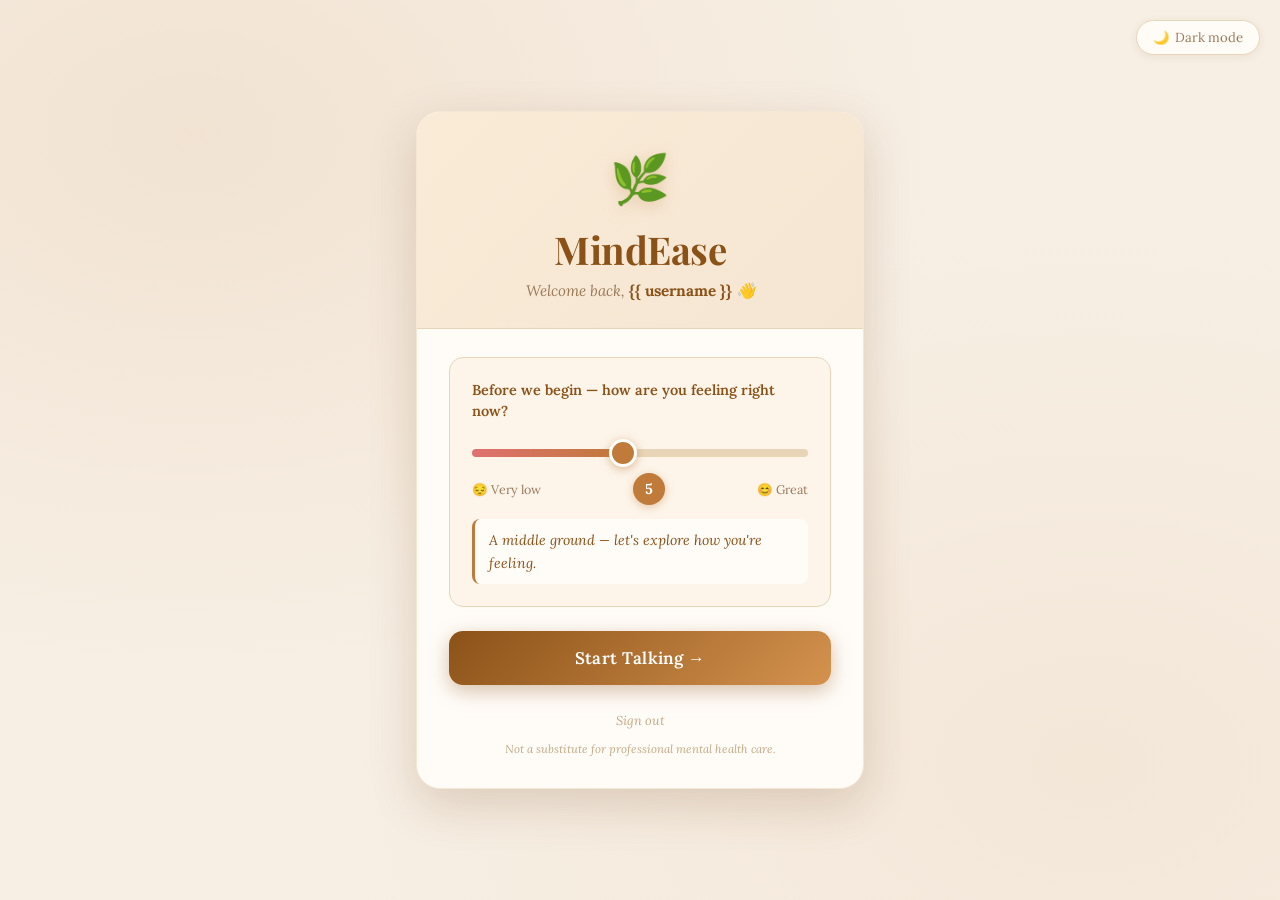
<file: templates/index.html>
<!DOCTYPE html>
<html lang="en">
<head>
    <meta charset="UTF-8">
    <meta name="viewport" content="width=device-width, initial-scale=1.0">
    <title>MindEase — Mental Health Support</title>
    <link rel="preconnect" href="https://fonts.googleapis.com">
    <link href="https://fonts.googleapis.com/css2?family=Playfair+Display:wght@600;700&family=Lora:ital,wght@0,400;0,500;0,600;1,400&display=swap" rel="stylesheet">
    <link rel="stylesheet" href="/static/style.css">
</head>
<body>

    <!-- Dark Mode Toggle -->
    <button class="theme-toggle" onclick="toggleTheme()">
        <span id="theme-icon">🌙</span>
        <span id="theme-label">Dark mode</span>
    </button>

    <!-- Mood Check-in Screen -->
    <div id="mood-screen" class="screen active">
        <div class="mood-card">
            <div class="mood-card-header">
                <span class="logo">🌿</span>
                <h1>MindEase</h1>
                <p class="tagline">Welcome back, <strong>{{ username }}</strong> 👋</p>
            </div>
            <div class="mood-card-body">
                <div class="mood-section">
                    <label>Before we begin — how are you feeling right now?</label>
                    <div class="mood-slider-wrapper">
                        <input type="range" id="mood-slider" min="1" max="10" value="5">
                        <div class="mood-labels">
                            <span>😔 Very low</span>
                            <span id="mood-value">5</span>
                            <span>😊 Great</span>
                        </div>
                    </div>
                    <p id="mood-description" class="mood-desc"></p>
                </div>

                <button id="start-btn" onclick="startChat()">Start Talking →</button>
                <div class="auth-links">
                    <a href="/logout" class="logout-link">Sign out</a>
                </div>
                <p class="disclaimer">Not a substitute for professional mental health care.</p>
            </div>
        </div>
    </div>

    <!-- Chat Screen -->
    <div id="chat-screen" class="screen">
        <div class="chat-wrapper">

            <header class="chat-header">
                <div class="header-left">
                    <span class="header-logo">🌿</span>
                    <div>
                        <h2>MindEase</h2>
                        <span class="status">● Online</span>
                    </div>
                </div>
                <div class="header-right">
                    <span id="mood-badge"></span>
                    <button class="icon-btn" onclick="showMoodChart()" title="Mood History">📊 Mood</button>
                    <a href="/resources" class="icon-btn" title="Resources">📚 Help</a>
                    <button class="icon-btn" onclick="clearHistory()" title="Clear chat">🗑</button>
                    <button class="icon-btn" onclick="goBack()" title="Back">✕</button>
                </div>
            </header>

            <div id="chat-box">
                <div class="bot-message message">
                    <span class="msg-label">MindEase</span>
                    <p id="greeting-text"></p>
                </div>
            </div>

            <!-- Mood Chart Modal -->
            <div id="mood-chart-modal" class="modal-overlay hidden">
                <div class="modal-box">
                    <div class="modal-header">
                        <h3>Your Mood History</h3>
                        <button class="modal-close-btn" onclick="closeMoodChart()">✕</button>
                    </div>
                    <canvas id="mood-canvas" width="380" height="220"></canvas>
                    <p id="mood-chart-empty" class="chart-empty hidden">No mood data yet. Come back after a few sessions!</p>
                </div>
            </div>

            <!-- Crisis Banner -->
            <div id="crisis-banner" class="crisis-banner hidden">
                <strong>🆘 If you're in crisis, please call:</strong>
                Nigeria: <a href="tel:08006368259">0800-MENTALLY</a> &nbsp;|&nbsp;
                International: <a href="https://befrienders.org" target="_blank">befrienders.org</a>
            </div>

            <div class="input-area">
                <input type="text" id="message" placeholder="Share how you're feeling..."
                       onkeydown="if(event.key==='Enter') sendMessage()">
                <button id="send-btn" onclick="sendMessage()">
                    <svg width="20" height="20" viewBox="0 0 24 24" fill="none" stroke="currentColor" stroke-width="2">
                        <line x1="22" y1="2" x2="11" y2="13"></line>
                        <polygon points="22 2 15 22 11 13 2 9 22 2"></polygon>
                    </svg>
                </button>
            </div>

        </div>
    </div>

    <script>
        let userMood = 5;

        const moodDescriptions = {
            1: "That sounds really tough. I'm glad you're here. 💙",
            2: "I hear you — it's okay to not be okay.",
            3: "Some days are harder than others. Let's talk.",
            4: "I'm here to listen whenever you're ready.",
            5: "A middle ground — let's explore how you're feeling.",
            6: "Not bad! What's been on your mind?",
            7: "Sounds like a decent day. How can I help?",
            8: "Really glad to hear that! What's going well?",
            9: "That's wonderful! Tell me more.",
            10: "Amazing! I love to hear it. 🌟"
        };

        const greetingsByMood = {
            low: "I can see today hasn't been easy. I'm really glad you reached out — you don't have to carry this alone. What's been going on?",
            mid: "Thanks for being here. This is a safe space — feel free to share whatever's on your mind.",
            high: "It's great that you're feeling well! I'm here if you ever need to talk through anything."
        };

        // ── Dark Mode ──────────────────────────────────────────
        function toggleTheme() {
            const isDark = document.body.getAttribute("data-theme") === "dark";
            document.body.setAttribute("data-theme", isDark ? "light" : "dark");
            document.getElementById("theme-icon").textContent = isDark ? "🌙" : "☀️";
            document.getElementById("theme-label").textContent = isDark ? "Dark mode" : "Light mode";
            localStorage.setItem("mindease_theme", isDark ? "light" : "dark");
        }

        // Load saved theme
        const savedTheme = localStorage.getItem("mindease_theme");
        if (savedTheme === "dark") {
            document.body.setAttribute("data-theme", "dark");
            document.getElementById("theme-icon").textContent = "☀️";
            document.getElementById("theme-label").textContent = "Light mode";
        }

        // ── Mood Slider ────────────────────────────────────────
        const slider = document.getElementById("mood-slider");
        const moodValueEl = document.getElementById("mood-value");
        const moodDescEl = document.getElementById("mood-description");

        slider.addEventListener("input", () => {
            userMood = parseInt(slider.value);
            moodValueEl.textContent = userMood;
            moodDescEl.textContent = moodDescriptions[userMood];
            updateSliderColor(userMood);
        });

        function updateSliderColor(val) {
            const pct = ((val - 1) / 9) * 100;
            slider.style.background = `linear-gradient(to right, var(--mood-low) 0%, var(--accent) ${pct}%, var(--border) ${pct}%)`;
        }

        moodDescEl.textContent = moodDescriptions[5];
        updateSliderColor(5);

        // ── Screen Navigation ──────────────────────────────────
        async function startChat() {
            document.getElementById("mood-screen").classList.remove("active");
            document.getElementById("chat-screen").classList.add("active");

            const moodEmoji = userMood <= 3 ? "😔" : userMood <= 6 ? "😐" : "😊";
            document.getElementById("mood-badge").textContent = `Mood: ${moodEmoji} ${userMood}/10`;

            await fetch("/mood", {
                method: "POST",
                headers: { "Content-Type": "application/json" },
                body: JSON.stringify({
                    score: userMood,
                    date: new Date().toLocaleDateString("en-GB", { day: "numeric", month: "short" }),
                    timestamp: Date.now()
                })
            });

            const greetingKey = userMood <= 3 ? "low" : userMood <= 6 ? "mid" : "high";
            document.getElementById("greeting-text").textContent = greetingsByMood[greetingKey];

            loadChatHistory();
        }

        async function loadChatHistory() {
            const chatBox = document.getElementById("chat-box");
            try {
                const res = await fetch("/chat-history");
                const data = await res.json();
                if (data.history && data.history.length > 0) {
                    chatBox.innerHTML = "";
                    data.history.forEach(msg => {
                        if (msg.role === "user") {
                            chatBox.innerHTML += buildUserMessage(msg.content);
                        } else {
                            chatBox.innerHTML += buildBotMessage(msg.content);
                        }
                    });
                    chatBox.scrollTop = chatBox.scrollHeight;
                }
            } catch (err) {
                console.log("Could not load history:", err);
            }
        }

        function goBack() {
            document.getElementById("chat-screen").classList.remove("active");
            document.getElementById("mood-screen").classList.add("active");
        }

        async function clearHistory() {
            if (confirm("Clear all chat history?")) {
                await fetch("/clear-history", { method: "POST" });
                const chatBox = document.getElementById("chat-box");
                chatBox.innerHTML = `<div class="bot-message message"><span class="msg-label">MindEase</span><p>${document.getElementById("greeting-text").textContent}</p></div>`;
                document.getElementById("crisis-banner").classList.add("hidden");
            }
        }

        // ── Message Rendering ──────────────────────────────────
        function buildUserMessage(text) {
            return `<div class="user-message message"><span class="msg-label">You</span><p>${escapeHtml(text)}</p></div>`;
        }

        function buildBotMessage(text) {
            return `<div class="bot-message message"><span class="msg-label">MindEase</span><p>${escapeHtml(text)}</p></div>`;
        }

        function escapeHtml(text) {
            return text.replace(/&/g, "&amp;").replace(/</g, "&lt;").replace(/>/g, "&gt;");
        }

        function showTyping() {
            const chatBox = document.getElementById("chat-box");
            chatBox.innerHTML += `<div class="bot-message message typing" id="typing-indicator">
                <span></span><span></span><span></span>
            </div>`;
            chatBox.scrollTop = chatBox.scrollHeight;
        }

        function removeTyping() {
            const el = document.getElementById("typing-indicator");
            if (el) el.remove();
        }

        // ── Send Message ───────────────────────────────────────
        async function sendMessage() {
            const input = document.getElementById("message");
            const message = input.value.trim();
            if (!message) return;

            const chatBox = document.getElementById("chat-box");
            const sendBtn = document.getElementById("send-btn");

            chatBox.innerHTML += buildUserMessage(message);
            input.value = "";
            sendBtn.disabled = true;
            chatBox.scrollTop = chatBox.scrollHeight;
            showTyping();

            try {
                const response = await fetch("/chat", {
                    method: "POST",
                    headers: { "Content-Type": "application/json" },
                    body: JSON.stringify({ message: message, mood: userMood })
                });

                const data = await response.json();
                removeTyping();
                chatBox.innerHTML += buildBotMessage(data.response);
                chatBox.scrollTop = chatBox.scrollHeight;

                if (data.crisis) {
                    document.getElementById("crisis-banner").classList.remove("hidden");
                }

            } catch (err) {
                removeTyping();
                chatBox.innerHTML += buildBotMessage("Something went wrong. Please try again.");
                chatBox.scrollTop = chatBox.scrollHeight;
            }

            sendBtn.disabled = false;
            input.focus();
        }

        // ── Mood Chart ─────────────────────────────────────────
        function showMoodChart() {
            document.getElementById("mood-chart-modal").classList.remove("hidden");
            drawMoodChart();
        }

        function closeMoodChart() {
            document.getElementById("mood-chart-modal").classList.add("hidden");
        }

        async function drawMoodChart() {
            const canvas = document.getElementById("mood-canvas");
            const empty = document.getElementById("mood-chart-empty");

            const res = await fetch("/mood");
            const data = await res.json();
            const history = data.history;

            if (!history || history.length < 2) {
                canvas.classList.add("hidden");
                empty.classList.remove("hidden");
                return;
            }

            canvas.classList.remove("hidden");
            empty.classList.add("hidden");

            const ctx = canvas.getContext("2d");
            const W = canvas.width;
            const H = canvas.height;
            const pad = { top: 20, right: 20, bottom: 40, left: 36 };
            const chartW = W - pad.left - pad.right;
            const chartH = H - pad.top - pad.bottom;

            ctx.clearRect(0, 0, W, H);

            ctx.strokeStyle = "#f5ead8";
            ctx.lineWidth = 1;
            for (let i = 0; i <= 5; i++) {
                const y = pad.top + (chartH / 5) * i;
                ctx.beginPath();
                ctx.moveTo(pad.left, y);
                ctx.lineTo(W - pad.right, y);
                ctx.stroke();
            }

            ctx.fillStyle = "#9a7a5a";
            ctx.font = "11px Lora, serif";
            ctx.textAlign = "right";
            for (let i = 0; i <= 5; i++) {
                const val = 10 - i * 2;
                const y = pad.top + (chartH / 5) * i;
                ctx.fillText(val, pad.left - 6, y + 4);
            }

            const stepX = chartW / (history.length - 1);
            const getY = score => pad.top + chartH - ((score - 1) / 9) * chartH;

            const gradient = ctx.createLinearGradient(0, pad.top, 0, pad.top + chartH);
            gradient.addColorStop(0, "rgba(192,122,58,0.3)");
            gradient.addColorStop(1, "rgba(192,122,58,0.02)");

            ctx.beginPath();
            ctx.moveTo(pad.left, getY(history[0].score));
            history.forEach((entry, i) => ctx.lineTo(pad.left + i * stepX, getY(entry.score)));
            ctx.lineTo(pad.left + (history.length - 1) * stepX, pad.top + chartH);
            ctx.lineTo(pad.left, pad.top + chartH);
            ctx.closePath();
            ctx.fillStyle = gradient;
            ctx.fill();

            ctx.beginPath();
            ctx.moveTo(pad.left, getY(history[0].score));
            history.forEach((entry, i) => ctx.lineTo(pad.left + i * stepX, getY(entry.score)));
            ctx.strokeStyle = "#c07a3a";
            ctx.lineWidth = 2.5;
            ctx.lineJoin = "round";
            ctx.stroke();

            history.forEach((entry, i) => {
                const x = pad.left + i * stepX;
                const y = getY(entry.score);
                ctx.beginPath();
                ctx.arc(x, y, 5, 0, Math.PI * 2);
                ctx.fillStyle = "#c07a3a";
                ctx.fill();
                ctx.strokeStyle = "white";
                ctx.lineWidth = 2;
                ctx.stroke();
            });

            ctx.fillStyle = "#9a7a5a";
            ctx.font = "10px Lora, serif";
            ctx.textAlign = "center";
            history.forEach((entry, i) => {
                ctx.fillText(entry.date, pad.left + i * stepX, H - 8);
            });
        }
    </script>
</body>
</html>
</file>
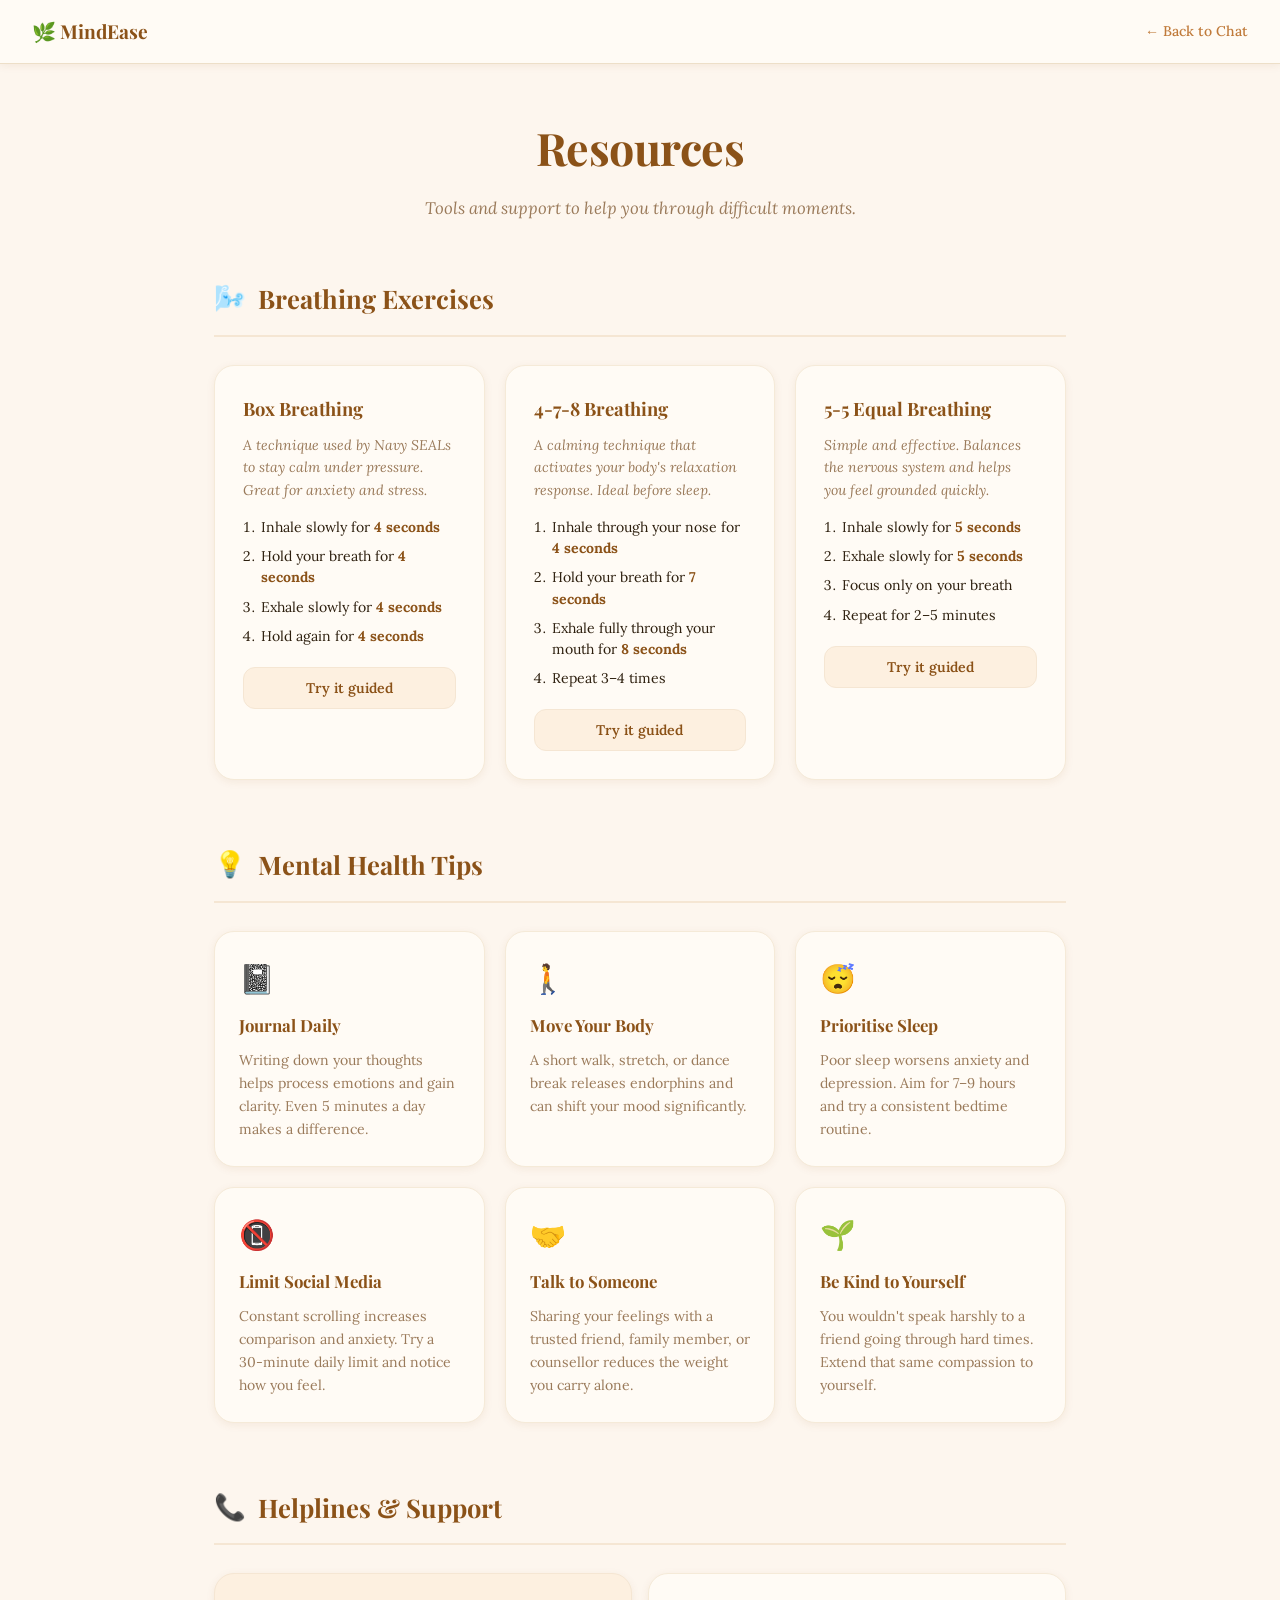
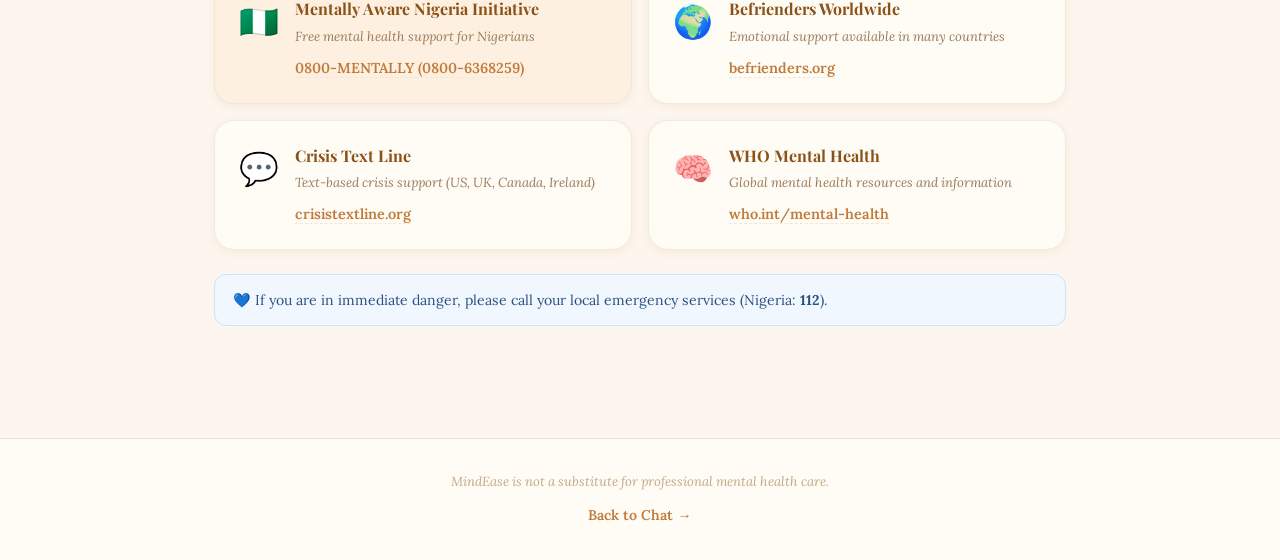
<file: templates/resources.html>
<!DOCTYPE html>
<html lang="en">
<head>
    <meta charset="UTF-8">
    <meta name="viewport" content="width=device-width, initial-scale=1.0">
    <title>MindEase — Resources</title>
    <link rel="preconnect" href="https://fonts.googleapis.com">
    <link href="https://fonts.googleapis.com/css2?family=Playfair+Display:wght@600;700&family=Lora:ital,wght@0,400;0,500;0,600;1,400&display=swap" rel="stylesheet">
    <link rel="stylesheet" href="/static/resources.css">
</head>
<body>

    <nav class="navbar">
        <a href="/" class="nav-logo">🌿 MindEase</a>
        <a href="/" class="nav-link">← Back to Chat</a>
    </nav>

    <main class="container">

        <div class="page-header">
            <h1>Resources</h1>
            <p>Tools and support to help you through difficult moments.</p>
        </div>

        <!-- Breathing Exercises -->
        <section class="section">
            <div class="section-title">
                <span class="section-icon">🌬️</span>
                <h2>Breathing Exercises</h2>
            </div>

            <div class="cards-grid">

                <div class="card">
                    <h3>Box Breathing</h3>
                    <p class="card-desc">A technique used by Navy SEALs to stay calm under pressure. Great for anxiety and stress.</p>
                    <ol class="steps">
                        <li>Inhale slowly for <strong>4 seconds</strong></li>
                        <li>Hold your breath for <strong>4 seconds</strong></li>
                        <li>Exhale slowly for <strong>4 seconds</strong></li>
                        <li>Hold again for <strong>4 seconds</strong></li>
                    </ol>
                    <button class="btn-guide" onclick="startBreathing('box')">Try it guided</button>
                </div>

                <div class="card">
                    <h3>4-7-8 Breathing</h3>
                    <p class="card-desc">A calming technique that activates your body's relaxation response. Ideal before sleep.</p>
                    <ol class="steps">
                        <li>Inhale through your nose for <strong>4 seconds</strong></li>
                        <li>Hold your breath for <strong>7 seconds</strong></li>
                        <li>Exhale fully through your mouth for <strong>8 seconds</strong></li>
                        <li>Repeat 3–4 times</li>
                    </ol>
                    <button class="btn-guide" onclick="startBreathing('478')">Try it guided</button>
                </div>

                <div class="card">
                    <h3>5-5 Equal Breathing</h3>
                    <p class="card-desc">Simple and effective. Balances the nervous system and helps you feel grounded quickly.</p>
                    <ol class="steps">
                        <li>Inhale slowly for <strong>5 seconds</strong></li>
                        <li>Exhale slowly for <strong>5 seconds</strong></li>
                        <li>Focus only on your breath</li>
                        <li>Repeat for 2–5 minutes</li>
                    </ol>
                    <button class="btn-guide" onclick="startBreathing('55')">Try it guided</button>
                </div>

            </div>
        </section>

        <!-- Breathing Guide Modal -->
        <div id="breathing-modal" class="modal hidden">
            <div class="modal-content">
                <button class="modal-close" onclick="closeBreathing()">✕</button>
                <div class="breath-circle-wrapper">
                    <div id="breath-circle" class="breath-circle"></div>
                    <p id="breath-instruction" class="breath-instruction">Get ready...</p>
                    <p id="breath-count" class="breath-count"></p>
                </div>
                <p id="breath-label" class="breath-label"></p>
                <button class="btn-stop" onclick="closeBreathing()">Stop</button>
            </div>
        </div>

        <!-- Mental Health Tips -->
        <section class="section">
            <div class="section-title">
                <span class="section-icon">💡</span>
                <h2>Mental Health Tips</h2>
            </div>

            <div class="cards-grid">

                <div class="tip-card">
                    <div class="tip-icon">📓</div>
                    <h3>Journal Daily</h3>
                    <p>Writing down your thoughts helps process emotions and gain clarity. Even 5 minutes a day makes a difference.</p>
                </div>

                <div class="tip-card">
                    <div class="tip-icon">🚶</div>
                    <h3>Move Your Body</h3>
                    <p>A short walk, stretch, or dance break releases endorphins and can shift your mood significantly.</p>
                </div>

                <div class="tip-card">
                    <div class="tip-icon">😴</div>
                    <h3>Prioritise Sleep</h3>
                    <p>Poor sleep worsens anxiety and depression. Aim for 7–9 hours and try a consistent bedtime routine.</p>
                </div>

                <div class="tip-card">
                    <div class="tip-icon">📵</div>
                    <h3>Limit Social Media</h3>
                    <p>Constant scrolling increases comparison and anxiety. Try a 30-minute daily limit and notice how you feel.</p>
                </div>

                <div class="tip-card">
                    <div class="tip-icon">🤝</div>
                    <h3>Talk to Someone</h3>
                    <p>Sharing your feelings with a trusted friend, family member, or counsellor reduces the weight you carry alone.</p>
                </div>

                <div class="tip-card">
                    <div class="tip-icon">🌱</div>
                    <h3>Be Kind to Yourself</h3>
                    <p>You wouldn't speak harshly to a friend going through hard times. Extend that same compassion to yourself.</p>
                </div>

            </div>
        </section>

        <!-- Helplines -->
        <section class="section">
            <div class="section-title">
                <span class="section-icon">📞</span>
                <h2>Helplines & Support</h2>
            </div>

            <div class="helplines-grid">

                <div class="helpline-card nigeria">
                    <div class="helpline-flag">🇳🇬</div>
                    <div class="helpline-info">
                        <h3>Mentally Aware Nigeria Initiative</h3>
                        <p>Free mental health support for Nigerians</p>
                        <a href="tel:08006368259" class="helpline-number">0800-MENTALLY (0800-6368259)</a>
                    </div>
                </div>

                <div class="helpline-card">
                    <div class="helpline-flag">🌍</div>
                    <div class="helpline-info">
                        <h3>Befrienders Worldwide</h3>
                        <p>Emotional support available in many countries</p>
                        <a href="https://www.befrienders.org" target="_blank" class="helpline-number">befrienders.org</a>
                    </div>
                </div>

                <div class="helpline-card">
                    <div class="helpline-flag">💬</div>
                    <div class="helpline-info">
                        <h3>Crisis Text Line</h3>
                        <p>Text-based crisis support (US, UK, Canada, Ireland)</p>
                        <a href="https://www.crisistextline.org" target="_blank" class="helpline-number">crisistextline.org</a>
                    </div>
                </div>

                <div class="helpline-card">
                    <div class="helpline-flag">🧠</div>
                    <div class="helpline-info">
                        <h3>WHO Mental Health</h3>
                        <p>Global mental health resources and information</p>
                        <a href="https://www.who.int/health-topics/mental-health" target="_blank" class="helpline-number">who.int/mental-health</a>
                    </div>
                </div>

            </div>

            <p class="helpline-note">
                💙 If you are in immediate danger, please call your local emergency services (Nigeria: <strong>112</strong>).
            </p>
        </section>

    </main>

    <footer class="footer">
        <p>MindEase is not a substitute for professional mental health care.</p>
        <a href="/">Back to Chat →</a>
    </footer>

    <script>
        // ── Breathing Guide ────────────────────────────────────
        const exercises = {
            box:  { name: "Box Breathing",     steps: [["Inhale", 4], ["Hold", 4], ["Exhale", 4], ["Hold", 4]] },
            "478": { name: "4-7-8 Breathing",  steps: [["Inhale", 4], ["Hold", 7], ["Exhale", 8]] },
            "55":  { name: "Equal Breathing",  steps: [["Inhale", 5], ["Exhale", 5]] }
        };

        let breathInterval = null;
        let breathTimeout = null;

        function startBreathing(type) {
            const ex = exercises[type];
            document.getElementById("breath-label").textContent = ex.name;
            document.getElementById("breathing-modal").classList.remove("hidden");
            runBreathingCycle(ex.steps, 0);
        }

        function runBreathingCycle(steps, stepIndex) {
            const [instruction, duration] = steps[stepIndex];
            const circle = document.getElementById("breath-circle");
            const instrEl = document.getElementById("breath-instruction");
            const countEl = document.getElementById("breath-count");

            instrEl.textContent = instruction;
            circle.className = "breath-circle " + instruction.toLowerCase().replace(" ", "-");

            let count = duration;
            countEl.textContent = count;

            breathInterval = setInterval(() => {
                count--;
                countEl.textContent = count;
                if (count <= 0) {
                    clearInterval(breathInterval);
                    const nextStep = (stepIndex + 1) % steps.length;
                    breathTimeout = setTimeout(() => runBreathingCycle(steps, nextStep), 300);
                }
            }, 1000);
        }

        function closeBreathing() {
            clearInterval(breathInterval);
            clearTimeout(breathTimeout);
            document.getElementById("breathing-modal").classList.add("hidden");
            document.getElementById("breath-circle").className = "breath-circle";
            document.getElementById("breath-instruction").textContent = "Get ready...";
            document.getElementById("breath-count").textContent = "";
        }
    </script>

</body>
</html>
</file>
<file: static/style.css>
/* ── Variables ─────────────────────────────────────── */
:root {
    --bg: #f7efe4;
    --bg2: #f0e4d4;
    --surface: #fffcf8;
    --surface2: #fdf5ea;
    --surface3: #faebd7;
    --accent: #c07a3a;
    --accent2: #d4924e;
    --accent-light: #f5e6d3;
    --accent-lighter: #fdf0e0;
    --accent-dark: #8b5218;
    --accent-glow: rgba(192, 122, 58, 0.2);
    --text: #2d1f0e;
    --text2: #6b4c2a;
    --text-muted: #9a7a5a;
    --text-light: #c4a882;
    --border: #e8d5b8;
    --border-light: #f2e8d5;
    --user-bubble: #c07a3a;
    --user-text: #fff8f0;
    --bot-bubble: #fef8f0;
    --bot-text: #2d1f0e;
    --crisis-bg: #fff5f5;
    --crisis: #c0392b;
    --shadow-sm: 0 2px 8px rgba(100,50,10,0.08);
    --shadow: 0 8px 32px rgba(100,50,10,0.13);
    --shadow-lg: 0 16px 48px rgba(100,50,10,0.18);
    --radius: 24px;
    --radius-sm: 14px;
    --radius-xs: 8px;
    --mood-low: #e07070;
    --mood-high: #c07a3a;
}

[data-theme="dark"] {
    --bg: #1a1108;
    --bg2: #221608;
    --surface: #2a1c0c;
    --surface2: #321e0a;
    --surface3: #3a2510;
    --accent: #d4924e;
    --accent2: #e8a86a;
    --accent-light: #3a2510;
    --accent-lighter: #2e1c08;
    --accent-dark: #f0c080;
    --accent-glow: rgba(212,146,78,0.25);
    --text: #f5e8d0;
    --text2: #d4a870;
    --text-muted: #a07840;
    --text-light: #6a4c28;
    --border: #3a2a18;
    --border-light: #2e2010;
    --user-bubble: #c07a3a;
    --user-text: #fff8f0;
    --bot-bubble: #2e1c0a;
    --bot-text: #f0e0c0;
    --crisis-bg: #2a1010;
    --crisis: #e07060;
    --shadow-sm: 0 2px 8px rgba(0,0,0,0.3);
    --shadow: 0 8px 32px rgba(0,0,0,0.4);
    --shadow-lg: 0 16px 48px rgba(0,0,0,0.5);
}

/* ── Reset ─────────────────────────────────────────── */
*, *::before, *::after { box-sizing: border-box; margin: 0; padding: 0; }

body {
    font-family: 'Lora', Georgia, serif;
    background-color: var(--bg);
    background-image:
        radial-gradient(ellipse at 15% 15%, rgba(192,122,58,0.1) 0%, transparent 50%),
        radial-gradient(ellipse at 85% 85%, rgba(192,122,58,0.07) 0%, transparent 50%);
    min-height: 100vh;
    display: flex;
    align-items: center;
    justify-content: center;
    color: var(--text);
    transition: background-color 0.3s, color 0.3s;
}

/* ── Dark Mode Toggle ──────────────────────────────── */
.theme-toggle {
    position: fixed;
    top: 20px;
    right: 20px;
    z-index: 999;
    background: var(--surface);
    border: 1px solid var(--border);
    border-radius: 50px;
    padding: 8px 16px;
    cursor: pointer;
    font-family: 'Lora', serif;
    font-size: 0.82rem;
    color: var(--text-muted);
    box-shadow: var(--shadow-sm);
    transition: all 0.2s;
    display: flex;
    align-items: center;
    gap: 6px;
}

.theme-toggle:hover {
    background: var(--accent-light);
    color: var(--accent-dark);
    border-color: var(--accent);
}

/* ── Screens ───────────────────────────────────────── */
.screen {
    display: none;
    width: 100%;
    max-width: 480px;
    padding: 16px;
    animation: fadeUp 0.5s cubic-bezier(0.16, 1, 0.3, 1);
}

.screen.active { display: block; }

@keyframes fadeUp {
    from { opacity: 0; transform: translateY(24px); }
    to   { opacity: 1; transform: translateY(0); }
}

/* ── Mood Card ─────────────────────────────────────── */
.mood-card {
    background: var(--surface);
    border-radius: var(--radius);
    padding: 0;
    box-shadow: var(--shadow-lg);
    border: 1px solid var(--border-light);
    overflow: hidden;
}

.mood-card-header {
    background: linear-gradient(135deg, var(--surface3), var(--accent-light));
    padding: 36px 36px 28px;
    border-bottom: 1px solid var(--border);
    text-align: center;
    position: relative;
}

.mood-card-header::after {
    content: '';
    position: absolute;
    bottom: 0; left: 10%; right: 10%;
    height: 1px;
    background: linear-gradient(90deg, transparent, var(--accent-light), transparent);
}

.logo {
    font-size: 3rem;
    display: block;
    margin-bottom: 14px;
    filter: drop-shadow(0 4px 8px rgba(192,122,58,0.3));
    animation: float 3s ease-in-out infinite;
}

@keyframes float {
    0%, 100% { transform: translateY(0) rotate(-2deg); }
    50%       { transform: translateY(-8px) rotate(2deg); }
}

.mood-card h1 {
    font-family: 'Playfair Display', Georgia, serif;
    font-size: 2.4rem;
    font-weight: 700;
    color: var(--accent-dark);
    margin-bottom: 6px;
    letter-spacing: -0.5px;
}

.tagline {
    color: var(--text-muted);
    font-size: 0.95rem;
    font-style: italic;
}

.tagline strong { color: var(--accent-dark); font-style: normal; }

.mood-card-body { padding: 28px 32px 32px; }

/* ── Mood Section ──────────────────────────────────── */
.mood-section {
    background: var(--surface2);
    border-radius: var(--radius-sm);
    padding: 22px;
    margin-bottom: 24px;
    border: 1px solid var(--border);
}

.mood-section label {
    display: block;
    font-weight: 600;
    font-size: 0.9rem;
    color: var(--accent-dark);
    margin-bottom: 18px;
    line-height: 1.5;
}

#mood-slider {
    -webkit-appearance: none;
    appearance: none;
    width: 100%;
    height: 8px;
    border-radius: 4px;
    outline: none;
    cursor: pointer;
    transition: all 0.2s;
    margin-bottom: 2px;
}

#mood-slider::-webkit-slider-thumb {
    -webkit-appearance: none;
    appearance: none;
    width: 28px;
    height: 28px;
    border-radius: 50%;
    background: var(--accent);
    border: 3px solid white;
    box-shadow: 0 2px 10px rgba(192,122,58,0.5);
    cursor: pointer;
    transition: transform 0.15s, box-shadow 0.15s;
}

#mood-slider::-webkit-slider-thumb:hover {
    transform: scale(1.2);
    box-shadow: 0 4px 18px rgba(192,122,58,0.6);
}

.mood-labels {
    display: flex;
    justify-content: space-between;
    align-items: center;
    margin-top: 12px;
    font-size: 0.78rem;
    color: var(--text-muted);
}

#mood-value {
    background: var(--accent);
    color: white;
    width: 32px;
    height: 32px;
    border-radius: 50%;
    display: flex;
    align-items: center;
    justify-content: center;
    font-weight: 700;
    font-size: 0.9rem;
    box-shadow: 0 2px 8px rgba(192,122,58,0.4);
}

.mood-desc {
    font-size: 0.88rem;
    color: var(--accent-dark);
    font-style: italic;
    min-height: 1.4em;
    margin-top: 14px;
    padding: 10px 14px;
    background: var(--surface);
    border-radius: var(--radius-xs);
    border-left: 3px solid var(--accent);
    line-height: 1.6;
    transition: opacity 0.2s;
}

/* ── Start Button ──────────────────────────────────── */
#start-btn {
    width: 100%;
    padding: 16px;
    background: linear-gradient(135deg, var(--accent-dark), var(--accent2));
    color: white;
    border: none;
    border-radius: var(--radius-sm);
    font-family: 'Lora', serif;
    font-size: 1.05rem;
    font-weight: 600;
    cursor: pointer;
    transition: all 0.25s;
    margin-bottom: 14px;
    box-shadow: 0 6px 20px rgba(139,82,24,0.35);
    letter-spacing: 0.3px;
    position: relative;
    overflow: hidden;
}

#start-btn::before {
    content: '';
    position: absolute;
    top: 0; left: -100%;
    width: 100%; height: 100%;
    background: linear-gradient(90deg, transparent, rgba(255,255,255,0.15), transparent);
    transition: left 0.5s;
}

#start-btn:hover::before { left: 100%; }
#start-btn:hover { transform: translateY(-2px); box-shadow: 0 10px 28px rgba(139,82,24,0.45); }
#start-btn:active { transform: translateY(0); }

.auth-links { text-align: center; }

.logout-link {
    font-size: 0.8rem;
    color: var(--text-light);
    text-decoration: none;
    font-style: italic;
    transition: color 0.2s;
}

.logout-link:hover { color: var(--accent-dark); }

.disclaimer {
    font-size: 0.72rem;
    color: var(--text-light);
    text-align: center;
    font-style: italic;
    margin-top: 12px;
}

/* ── Chat Wrapper ──────────────────────────────────── */
.chat-wrapper {
    background: var(--surface);
    border-radius: var(--radius);
    box-shadow: var(--shadow-lg);
    border: 1px solid var(--border-light);
    display: flex;
    flex-direction: column;
    height: 660px;
    overflow: hidden;
}

/* ── Chat Header ───────────────────────────────────── */
.chat-header {
    padding: 16px 18px;
    border-bottom: 1px solid var(--border);
    display: flex;
    align-items: center;
    justify-content: space-between;
    background: linear-gradient(135deg, var(--surface3), var(--accent-lighter));
    flex-shrink: 0;
}

.header-left {
    display: flex;
    align-items: center;
    gap: 12px;
}

.header-logo {
    font-size: 1.8rem;
    filter: drop-shadow(0 2px 4px rgba(192,122,58,0.3));
}

.chat-header h2 {
    font-family: 'Playfair Display', Georgia, serif;
    font-size: 1.1rem;
    color: var(--accent-dark);
    line-height: 1.2;
    font-weight: 700;
}

.status {
    font-size: 0.68rem;
    color: #5abf5a;
    font-weight: 600;
    letter-spacing: 0.3px;
}

.header-right {
    display: flex;
    align-items: center;
    gap: 6px;
    flex-wrap: wrap;
    justify-content: flex-end;
}

#mood-badge {
    font-size: 0.72rem;
    background: var(--surface);
    color: var(--accent-dark);
    padding: 5px 12px;
    border-radius: 20px;
    font-weight: 600;
    border: 1px solid var(--border);
    box-shadow: var(--shadow-sm);
    white-space: nowrap;
}

.icon-btn {
    background: var(--surface);
    border: 1px solid var(--border);
    cursor: pointer;
    font-size: 0.8rem;
    padding: 6px 10px;
    border-radius: var(--radius-xs);
    color: var(--text-muted);
    transition: all 0.15s;
    box-shadow: var(--shadow-sm);
    font-family: 'Lora', serif;
    display: flex;
    align-items: center;
    gap: 4px;
    white-space: nowrap;
    text-decoration: none;
}

.icon-btn:hover {
    background: var(--accent-light);
    border-color: var(--accent);
    color: var(--accent-dark);
    transform: translateY(-1px);
    box-shadow: var(--shadow);
}

/* ── Chat Box ──────────────────────────────────────── */
#chat-box {
    flex: 1;
    overflow-y: auto;
    padding: 20px 16px;
    display: flex;
    flex-direction: column;
    gap: 12px;
    scroll-behavior: smooth;
    background: var(--bg);
}

#chat-box::-webkit-scrollbar { width: 4px; }
#chat-box::-webkit-scrollbar-track { background: transparent; }
#chat-box::-webkit-scrollbar-thumb { background: var(--border); border-radius: 2px; }

/* ── Messages ──────────────────────────────────────── */
.message {
    max-width: 80%;
    animation: msgIn 0.3s cubic-bezier(0.16, 1, 0.3, 1);
    display: flex;
    flex-direction: column;
    gap: 4px;
}

@keyframes msgIn {
    from { opacity: 0; transform: translateY(10px) scale(0.97); }
    to   { opacity: 1; transform: translateY(0) scale(1); }
}

.bot-message { align-self: flex-start; }
.user-message { align-self: flex-end; }

.msg-label {
    font-size: 0.68rem;
    color: var(--text-light);
    font-style: italic;
    padding: 0 4px;
}

.bot-message .msg-label { text-align: left; }
.user-message .msg-label { text-align: right; }

.bot-message p {
    background: var(--bot-bubble);
    color: var(--bot-text);
    padding: 14px 18px;
    border-radius: 20px 20px 20px 5px;
    font-size: 0.92rem;
    line-height: 1.7;
    border: 1px solid var(--border-light);
    box-shadow: var(--shadow-sm);
}

.user-message p {
    background: var(--user-bubble);
    color: var(--user-text);
    padding: 14px 18px;
    border-radius: 20px 20px 5px 20px;
    font-size: 0.92rem;
    line-height: 1.7;
    box-shadow: 0 4px 16px rgba(139,82,24,0.3);
}

/* ── Typing Indicator ──────────────────────────────── */
.typing {
    display: flex !important;
    align-items: center;
    padding: 16px 20px !important;
    background: var(--bot-bubble) !important;
    border-radius: 20px 20px 20px 5px !important;
    gap: 6px;
    width: fit-content;
    border: 1px solid var(--border-light) !important;
    box-shadow: var(--shadow-sm) !important;
}

.typing span {
    width: 8px;
    height: 8px;
    background: var(--accent);
    border-radius: 50%;
    display: inline-block;
    animation: bounce 1.3s infinite;
    opacity: 0.7;
}

.typing span:nth-child(2) { animation-delay: 0.2s; }
.typing span:nth-child(3) { animation-delay: 0.4s; }

@keyframes bounce {
    0%, 60%, 100% { transform: translateY(0); opacity: 0.7; }
    30%           { transform: translateY(-8px); opacity: 1; }
}

/* ── Crisis Banner ─────────────────────────────────── */
.crisis-banner {
    background: var(--crisis-bg);
    border-top: 2px solid var(--crisis);
    color: var(--crisis);
    padding: 12px 18px;
    font-size: 0.8rem;
    line-height: 1.7;
    text-align: center;
}

.crisis-banner a { color: var(--crisis); font-weight: 700; }

.hidden { display: none !important; }

/* ── Input Area ────────────────────────────────────── */
.input-area {
    padding: 14px 16px;
    border-top: 1px solid var(--border);
    display: flex;
    gap: 10px;
    align-items: center;
    background: var(--surface);
    flex-shrink: 0;
}

#message {
    flex: 1;
    padding: 13px 18px;
    border: 1.5px solid var(--border);
    border-radius: 28px;
    font-family: 'Lora', serif;
    font-size: 0.92rem;
    color: var(--text);
    background: var(--bg2);
    outline: none;
    transition: all 0.2s;
}

#message:focus {
    border-color: var(--accent);
    background: var(--surface);
    box-shadow: 0 0 0 3px var(--accent-glow);
}

#message::placeholder { color: var(--text-light); font-style: italic; }

#send-btn {
    width: 48px;
    height: 48px;
    background: linear-gradient(135deg, var(--accent-dark), var(--accent2));
    border: none;
    border-radius: 50%;
    color: white;
    display: flex;
    align-items: center;
    justify-content: center;
    cursor: pointer;
    transition: all 0.2s;
    flex-shrink: 0;
    box-shadow: 0 4px 14px rgba(139,82,24,0.35);
}

#send-btn:hover {
    transform: scale(1.1);
    box-shadow: 0 6px 20px rgba(139,82,24,0.45);
}

#send-btn:disabled {
    background: var(--border);
    box-shadow: none;
    cursor: not-allowed;
    transform: none;
}

/* ── Mood Chart Modal ──────────────────────────────── */
.modal-overlay {
    position: fixed;
    inset: 0;
    background: rgba(45, 31, 14, 0.6);
    backdrop-filter: blur(6px);
    display: flex;
    align-items: center;
    justify-content: center;
    z-index: 200;
    animation: fadeIn 0.3s ease;
}

@keyframes fadeIn {
    from { opacity: 0; }
    to   { opacity: 1; }
}

.modal-box {
    background: var(--surface);
    border-radius: var(--radius);
    padding: 28px;
    width: 90%;
    max-width: 440px;
    box-shadow: var(--shadow-lg);
    border: 1px solid var(--border-light);
    animation: fadeUp 0.3s cubic-bezier(0.16, 1, 0.3, 1);
}

.modal-header {
    display: flex;
    justify-content: space-between;
    align-items: center;
    margin-bottom: 20px;
}

.modal-header h3 {
    font-family: 'Playfair Display', serif;
    font-size: 1.2rem;
    color: var(--accent-dark);
}

.modal-close-btn {
    background: var(--accent-lighter);
    border: 1px solid var(--border);
    border-radius: 50%;
    width: 32px;
    height: 32px;
    cursor: pointer;
    font-size: 0.85rem;
    color: var(--text-muted);
    display: flex;
    align-items: center;
    justify-content: center;
    transition: all 0.15s;
}

.modal-close-btn:hover { background: var(--accent); color: white; border-color: var(--accent); }

#mood-canvas { width: 100%; height: auto; display: block; }

.chart-empty {
    text-align: center;
    color: var(--text-muted);
    font-style: italic;
    font-size: 0.9rem;
    padding: 32px 0;
}

/* ── Auth Links ────────────────────────────────────── */
.auth-links { text-align: center; margin: 10px 0 6px; }
</file>
<file: static/resources.css>
/* ── Variables ─────────────────────────────────────── */
:root {
    --bg: #fdf6ee;
    --surface: #fffbf5;
    --surface2: #fef4e8;
    --accent: #c07a3a;
    --accent-light: #f5e6d3;
    --accent-lighter: #fdf0e0;
    --accent-dark: #8b5218;
    --text: #2d1f0e;
    --text-muted: #9a7a5a;
    --text-light: #c4a882;
    --border: #eddfc8;
    --border-light: #f5ead8;
    --shadow-sm: 0 2px 8px rgba(139,82,24,0.08);
    --shadow: 0 8px 32px rgba(139,82,24,0.12);
    --radius: 20px;
    --radius-sm: 12px;
}

*, *::before, *::after { box-sizing: border-box; margin: 0; padding: 0; }

body {
    font-family: 'Lora', Georgia, serif;
    background-color: var(--bg);
    color: var(--text);
    line-height: 1.6;
}

/* ── Navbar ────────────────────────────────────────── */
.navbar {
    background: var(--surface);
    border-bottom: 1px solid var(--border);
    padding: 16px 32px;
    display: flex;
    justify-content: space-between;
    align-items: center;
    position: sticky;
    top: 0;
    z-index: 100;
    box-shadow: var(--shadow-sm);
}

.nav-logo {
    font-family: 'Playfair Display', serif;
    font-size: 1.2rem;
    color: var(--accent-dark);
    text-decoration: none;
    font-weight: 700;
}

.nav-link {
    font-size: 0.88rem;
    color: var(--accent);
    text-decoration: none;
    font-weight: 500;
    transition: color 0.2s;
}

.nav-link:hover { color: var(--accent-dark); }

/* ── Container ─────────────────────────────────────── */
.container {
    max-width: 900px;
    margin: 0 auto;
    padding: 48px 24px;
}

/* ── Page Header ───────────────────────────────────── */
.page-header {
    text-align: center;
    margin-bottom: 56px;
}

.page-header h1 {
    font-family: 'Playfair Display', serif;
    font-size: 2.8rem;
    color: var(--accent-dark);
    margin-bottom: 12px;
    letter-spacing: -0.5px;
}

.page-header p {
    font-size: 1.05rem;
    color: var(--text-muted);
    font-style: italic;
}

/* ── Sections ──────────────────────────────────────── */
.section {
    margin-bottom: 64px;
}

.section-title {
    display: flex;
    align-items: center;
    gap: 12px;
    margin-bottom: 28px;
    padding-bottom: 16px;
    border-bottom: 2px solid var(--accent-light);
}

.section-icon { font-size: 1.6rem; }

.section-title h2 {
    font-family: 'Playfair Display', serif;
    font-size: 1.6rem;
    color: var(--accent-dark);
}

/* ── Cards Grid ────────────────────────────────────── */
.cards-grid {
    display: grid;
    grid-template-columns: repeat(auto-fit, minmax(250px, 1fr));
    gap: 20px;
}

/* ── Breathing Cards ───────────────────────────────── */
.card {
    background: var(--surface);
    border-radius: var(--radius);
    padding: 28px;
    border: 1px solid var(--border-light);
    box-shadow: var(--shadow-sm);
    transition: transform 0.2s, box-shadow 0.2s;
}

.card:hover {
    transform: translateY(-3px);
    box-shadow: var(--shadow);
}

.card h3 {
    font-family: 'Playfair Display', serif;
    font-size: 1.15rem;
    color: var(--accent-dark);
    margin-bottom: 10px;
}

.card-desc {
    font-size: 0.88rem;
    color: var(--text-muted);
    font-style: italic;
    margin-bottom: 16px;
    line-height: 1.6;
}

.steps {
    padding-left: 18px;
    margin-bottom: 20px;
}

.steps li {
    font-size: 0.88rem;
    color: var(--text);
    margin-bottom: 8px;
    line-height: 1.5;
}

.steps strong { color: var(--accent-dark); }

.btn-guide {
    width: 100%;
    padding: 11px;
    background: var(--accent-lighter);
    color: var(--accent-dark);
    border: 1.5px solid var(--accent-light);
    border-radius: var(--radius-sm);
    font-family: 'Lora', serif;
    font-size: 0.88rem;
    font-weight: 600;
    cursor: pointer;
    transition: all 0.2s;
}

.btn-guide:hover {
    background: var(--accent);
    color: white;
    border-color: var(--accent);
}

/* ── Tip Cards ─────────────────────────────────────── */
.tip-card {
    background: var(--surface);
    border-radius: var(--radius);
    padding: 24px;
    border: 1px solid var(--border-light);
    box-shadow: var(--shadow-sm);
    transition: transform 0.2s, box-shadow 0.2s;
    display: flex;
    flex-direction: column;
    gap: 10px;
}

.tip-card:hover {
    transform: translateY(-3px);
    box-shadow: var(--shadow);
}

.tip-icon { font-size: 1.8rem; }

.tip-card h3 {
    font-family: 'Playfair Display', serif;
    font-size: 1.05rem;
    color: var(--accent-dark);
}

.tip-card p {
    font-size: 0.88rem;
    color: var(--text-muted);
    line-height: 1.65;
}

/* ── Helplines ─────────────────────────────────────── */
.helplines-grid {
    display: grid;
    grid-template-columns: repeat(auto-fit, minmax(280px, 1fr));
    gap: 16px;
    margin-bottom: 24px;
}

.helpline-card {
    background: var(--surface);
    border-radius: var(--radius);
    padding: 22px 24px;
    border: 1px solid var(--border-light);
    box-shadow: var(--shadow-sm);
    display: flex;
    align-items: flex-start;
    gap: 16px;
    transition: transform 0.2s, box-shadow 0.2s;
}

.helpline-card:hover {
    transform: translateY(-2px);
    box-shadow: var(--shadow);
}

.helpline-card.nigeria {
    border-color: var(--accent-light);
    background: var(--accent-lighter);
}

.helpline-flag { font-size: 2rem; flex-shrink: 0; }

.helpline-info h3 {
    font-family: 'Playfair Display', serif;
    font-size: 1rem;
    color: var(--accent-dark);
    margin-bottom: 4px;
}

.helpline-info p {
    font-size: 0.82rem;
    color: var(--text-muted);
    font-style: italic;
    margin-bottom: 8px;
}

.helpline-number {
    font-size: 0.9rem;
    color: var(--accent);
    font-weight: 600;
    text-decoration: none;
    border-bottom: 1px dashed var(--accent-light);
    transition: color 0.2s;
}

.helpline-number:hover { color: var(--accent-dark); }

.helpline-note {
    background: #f0f7ff;
    border: 1px solid #cce0ff;
    border-radius: var(--radius-sm);
    padding: 14px 18px;
    font-size: 0.88rem;
    color: #2c5282;
    line-height: 1.6;
}

/* ── Breathing Modal ───────────────────────────────── */
.modal {
    position: fixed;
    inset: 0;
    background: rgba(45, 31, 14, 0.6);
    backdrop-filter: blur(4px);
    display: flex;
    align-items: center;
    justify-content: center;
    z-index: 200;
    animation: fadeIn 0.3s ease;
}

@keyframes fadeIn {
    from { opacity: 0; }
    to   { opacity: 1; }
}

.modal-content {
    background: var(--surface);
    border-radius: var(--radius);
    padding: 48px 40px;
    text-align: center;
    max-width: 340px;
    width: 90%;
    box-shadow: 0 24px 64px rgba(0,0,0,0.2);
    position: relative;
}

.modal-close {
    position: absolute;
    top: 16px; right: 16px;
    background: var(--accent-lighter);
    border: 1px solid var(--border);
    border-radius: 50%;
    width: 32px; height: 32px;
    cursor: pointer;
    font-size: 0.85rem;
    color: var(--text-muted);
    display: flex; align-items: center; justify-content: center;
    transition: all 0.15s;
}

.modal-close:hover { background: var(--accent); color: white; }

.breath-circle-wrapper {
    display: flex;
    flex-direction: column;
    align-items: center;
    margin-bottom: 24px;
}

.breath-circle {
    width: 140px;
    height: 140px;
    border-radius: 50%;
    background: radial-gradient(circle, var(--accent-lighter), var(--accent-light));
    border: 3px solid var(--accent-light);
    margin-bottom: 24px;
    transition: transform 4s ease-in-out, background 1s ease;
}

.breath-circle.inhale {
    transform: scale(1.4);
    background: radial-gradient(circle, #fde8cc, var(--accent-light));
    border-color: var(--accent);
}

.breath-circle.exhale {
    transform: scale(0.85);
    background: radial-gradient(circle, var(--accent-lighter), #f0e0c8);
}

.breath-circle.hold {
    transform: scale(1.2);
}

.breath-instruction {
    font-family: 'Playfair Display', serif;
    font-size: 1.4rem;
    color: var(--accent-dark);
    margin-bottom: 8px;
}

.breath-count {
    font-size: 2.5rem;
    font-weight: 700;
    color: var(--accent);
    font-family: 'Playfair Display', serif;
    min-height: 1.2em;
}

.breath-label {
    font-size: 0.88rem;
    color: var(--text-muted);
    font-style: italic;
    margin-bottom: 20px;
}

.btn-stop {
    padding: 11px 32px;
    background: var(--accent-lighter);
    color: var(--accent-dark);
    border: 1.5px solid var(--accent-light);
    border-radius: var(--radius-sm);
    font-family: 'Lora', serif;
    font-size: 0.9rem;
    font-weight: 600;
    cursor: pointer;
    transition: all 0.2s;
}

.btn-stop:hover { background: var(--accent); color: white; }

/* ── Footer ────────────────────────────────────────── */
.footer {
    text-align: center;
    padding: 32px 24px;
    border-top: 1px solid var(--border);
    background: var(--surface);
}

.footer p {
    font-size: 0.82rem;
    color: var(--text-light);
    font-style: italic;
    margin-bottom: 10px;
}

.footer a {
    font-size: 0.88rem;
    color: var(--accent);
    text-decoration: none;
    font-weight: 600;
}

.footer a:hover { color: var(--accent-dark); }

.hidden { display: none !important; }
</file>
